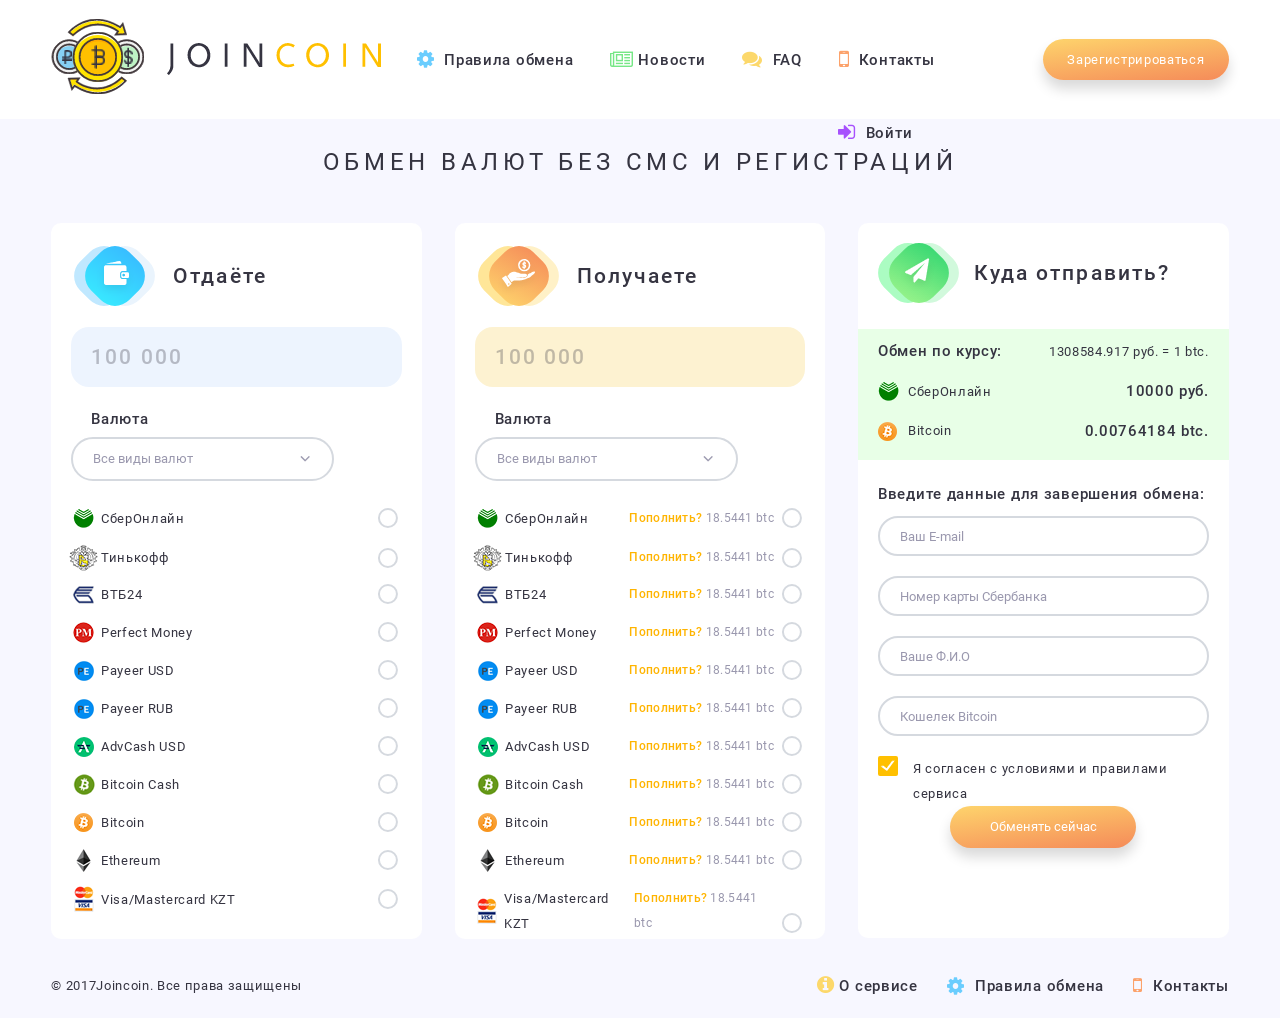
<file: app/index.html>
<!DOCTYPE html>
<html lang="ru">

<head>

	<meta charset="utf-8">

	<title>JoinCoin</title>
	<meta name="description" content="">

	<meta http-equiv="X-UA-Compatible" content="IE=edge">
	<meta name="viewport" content="width=device-width, initial-scale=1, maximum-scale=1">

	<meta property="og:image" content="path/to/image.jpg">
	<link rel="shortcut icon" href="img/favicon/favicon.ico" type="image/x-icon">
	<link rel="apple-touch-icon" href="img/favicon/apple-touch-icon.png">
	<link rel="apple-touch-icon" sizes="72x72" href="img/favicon/apple-touch-icon-72x72.png">
	<link rel="apple-touch-icon" sizes="114x114" href="img/favicon/apple-touch-icon-114x114.png">
	<link href="https://fonts.googleapis.com/icon?family=Material+Icons" rel="stylesheet">


	<meta name="description"          content="Something beautiful is coming. Subscribe to the ŌURA Insider and be among the first to know.">
	<meta property="og:url"           content="https://alcoguide.com/" />
	<meta property="og:type"          content="alcoguide website" />
	<meta property="og:title"         content="The Future of Sleep Is Near" />
	<meta property="og:description"   content="Something beautiful is coming. Stay tuned." />
	<meta property="og:image"         content="https://alcoguide.com/img/share.jpg" />

	<!-- Chrome, Firefox OS and Opera -->
	<meta name="theme-color" content="#000">
	<!-- Windows Phone -->
	<meta name="msapplication-navbutton-color" content="#000">
	<!-- iOS Safari -->
	<meta name="apple-mobile-web-app-status-bar-style" content="#000">

	<style>body { opacity: 0; overflow-x: hidden; } html { background-color:  #f7f7ff; }</style>

</head>

<body class="home">

	<div id="modal1" class="modal">
    <div class="modal-content">
      <form class="personalInfo">
				<div class="personalInfo__title modal__title"> <img src="img/icon-reg.svg"> Регистрация</div>
				<label class="modal__label name"><i class="fa fa-user" aria-hidden="true"></i> Пожалуйста, представьтесь:</label>
				<input class="personalInfo__input" type="text" name="name" placeholder="Введите Ваше Имя" required>

				<label class="modal__label email"><i class="fa fa-envelope" aria-hidden="true"></i>Введите e-mail (будет служить логином):</label>
				<input class="personalInfo__input" type="email" name="email" placeholder="Введите e-mail" required>

				<label class="modal__label lock"><i class="fa fa-lock" aria-hidden="true"></i> Придумайте пароль:</label>
				<input class="personalInfo__input password" type="password" name="email" placeholder=". . . . . ." required>

				<label class="modal__label lock-repeat"><i class="fa fa-lock" aria-hidden="true"></i> Повторите ввод пароля</label>
				<input class="personalInfo__input password" type="password" name="email" placeholder=". . . . . ." required>

				<input type="checkbox" class="filled-in" id="filled-in-box" checked="checked" />
    		<label class="agreement" for="filled-in-box">Я согласен с условиями и правилами сервиса</label>

    		<button type="submit" class="button">Зарегистрироваться</button>
    		<a href="#modal2" class="waves-effect waves-light modal-trigger exit">Войти в личный кабинет</a>
			</form>
    </div>
		<div class="modal__close modal-action modal-close waves-effect"><i class="fa fa-times" aria-hidden="true"></i></div>
  </div>

  <div id="modal2" class="modal">
    <div class="modal-content">
      <form class="personalInfo">
				<div class="personalInfo__title modal__title"> <img src="img/icon-ex.png"> Войти в Личный кабинет</div>

				<label class="modal__label email"><i class="fa fa-envelope" aria-hidden="true"></i>Введите ваш e-mail:</label>
				<input class="personalInfo__input" type="email" name="email" placeholder="Введите e-mail" required>

				<label class="modal__label lock"><i class="fa fa-lock" aria-hidden="true"></i> Придумайте пароль:
					<a href="#" id="">Забыли пароль?</a>
				</label>
				<input class="personalInfo__input password" type="password" name="email" placeholder=". . . . . ." required>

    		<button type="submit" class="button">Войти в Личный кабинет</button>
    		<a href="#modal1" class="waves-effect waves-light modal-trigger exit">Зарегистрироваться</a>
			</form>
    </div>
		<div class="modal__close modal-action modal-close waves-effect"><i class="fa fa-times" aria-hidden="true"></i></div>
  </div>

	<header class="header">
		<div class="container">
			<div class="header__content flex-grid">
				<a href="index.html" class="logo"><img src="img/logo.png" alt="JoinCoin"></a>

				<nav class="wrap-menu">
					<ul id="slide-out" class="fixed menu">
						<li class="menu__item"><a href="regulations.html" class="menu__link"><i class="fa fa-cog" aria-hidden="true"></i> Правила обмена</a></li>
						<li class="menu__item"><a href="#" class="menu__link"><i class="fa fa-newspaper-o" aria-hidden="true"></i>Новости</a></li>
						<li class="menu__item"><a href="#" class="menu__link"><i class="fa fa-comments" aria-hidden="true"></i> FAQ</a></li>
						<li class="menu__item"><a href="#" class="menu__link"><i class="fa fa-mobile" aria-hidden="true"></i> Контакты</a></li>
						<li class="menu__item">
							<a href="#modal2" class="menu__link waves-effect waves-light modal-trigger"><i class="fa fa-sign-in" aria-hidden="true"></i> Войти </a>
						</li>
						<a href="#modal1" class="button mobile-btn waves-effect waves-light modal-trigger">Зарегистрироваться</a>
					</ul>
				</nav>
				<a href="#modal1" class="button waves-effect waves-light modal-trigger">Зарегистрироваться</a>
				<a href="#" data-activates="slide-out" class="button-collapse"><i class="material-icons dp48">menu</i></a>
			</div>
		</div>
	</header>

	<section>
		<div class="container">
			<h1 class="title">Обмен валют без СМС и регистраций</h1>
		</div>
	</section>

	<section>
		<div class="container">
			<div class="cards-grid flex-grid">
				<div class="card give">
					<div class="cart__title">
						<img src="img/icon-purse.svg">
						<div class="cart__title__text">Отдаёте</div>
					</div>
					<form class="card__form">
						<input class="card__form__input blue-input" type="text" name="value" placeholder="100 000">
						<div class="choise-currency">
							<div class="choise-currency__title">Валюта</div>
							<select>
								<option value="" selected>Все виды валют</option>
								<option value="1">Option 1</option>
								<option value="2">Option 2</option>
								<option value="3">Option 3</option>
							</select>
						</div>

			      <div class="card__form__item">
			      	<div class="item--bg"></div>
			      	<input class="with-gap" name="group1" type="radio" id="test1"  />
			      	<label class="form__currency" for="test1">
			      		<div class="form__currency__content">
									<div class="form__currency__icon">
										<img src="img/sb-icon.png">
									</div>
			      			<div class="form__currency__text">СберОнлайн</div>
			      		</div>
			      	</label>
			      </div>

			       <div class="card__form__item">
			       	<div class="item--bg"></div>
			      	<input class="with-gap" name="group1" type="radio" id="test2"  />
			      	<label class="form__currency" for="test2">
			      		<div class="form__currency__content">
									<div class="form__currency__icon">
										<img src="img/tin-icon.png">
									</div>
			      			<div class="form__currency__text">Тинькофф</div>
			      		</div>
			      	</label>
			      </div>

			       <div class="card__form__item">
			       	<div class="item--bg"></div>
			      	<input class="with-gap" name="group1" type="radio" id="test3"  />
			      	<label class="form__currency" for="test3">
			      		<div class="form__currency__content">
									<div class="form__currency__icon">
										<img src="img/vtb-icon.png">
									</div>
			      			<div class="form__currency__text">ВТБ24</div>
			      		</div>
			      	</label>
			      </div>

			       <div class="card__form__item">
			       	<div class="item--bg"></div>
			      	<input class="with-gap" name="group1" type="radio" id="test4"  />
			      	<label class="form__currency" for="test4">
			      		<div class="form__currency__content">
									<div class="form__currency__icon">
										<img src="img/pm-icon.png">
									</div>
			      			<div class="form__currency__text">Perfect Money</div>
			      		</div>
			      	</label>
			      </div>

			      <div class="card__form__item">
			       	<div class="item--bg"></div>
			      	<input class="with-gap" name="group1" type="radio" id="test5"  />
			      	<label class="form__currency" for="test5">
			      		<div class="form__currency__content">
									<div class="form__currency__icon">
										<img src="img/pe-usd-icon.png">
									</div>
			      			<div class="form__currency__text">Payeer USD</div>
			      		</div>
			      	</label>
			      </div>

			       <div class="card__form__item">
			       	<div class="item--bg"></div>
			      	<input class="with-gap" name="group1" type="radio" id="test6"  />
			      	<label class="form__currency" for="test6">
			      		<div class="form__currency__content">
									<div class="form__currency__icon">
										<img src="img/pe-usd-icon.png">
									</div>
			      			<div class="form__currency__text">Payeer RUB</div>
			      		</div>
			      	</label>
			      </div>

			      <div class="card__form__item">
			       	<div class="item--bg"></div>
			      	<input class="with-gap" name="group1" type="radio" id="test7"  />
			      	<label class="form__currency" for="test7">
			      		<div class="form__currency__content">
									<div class="form__currency__icon">
										<img src="img/advcash-icon.png">
									</div>
			      			<div class="form__currency__text">AdvCash USD</div>
			      		</div>
			      	</label>
			      </div>

			      <div class="card__form__item">
			       	<div class="item--bg"></div>
			      	<input class="with-gap" name="group1" type="radio" id="test8"  />
			      	<label class="form__currency" for="test8">
			      		<div class="form__currency__content">
									<div class="form__currency__icon">
										<img src="img/bitcoin-icon.png">
									</div>
			      			<div class="form__currency__text">Bitcoin Cash</div>
			      		</div>
			      	</label>
			      </div>

			       <div class="card__form__item">
			       	<div class="item--bg"></div>
			      	<input class="with-gap" name="group1" type="radio" id="test9"  />
			      	<label class="form__currency" for="test9">
			      		<div class="form__currency__content">
									<div class="form__currency__icon">
										<img src="img/bitcoin-logo-icon.png">
									</div>
			      			<div class="form__currency__text">Bitcoin</div>
			      		</div>
			      	</label>
			      </div>

			      <div class="card__form__item">
			       	<div class="item--bg"></div>
			      	<input class="with-gap" name="group1" type="radio" id="test10"  />
			      	<label class="form__currency" for="test10">
			      		<div class="form__currency__content">
									<div class="form__currency__icon">
										<img src="img/etr-icon.png">
									</div>
			      			<div class="form__currency__text">Ethereum</div>
			      		</div>
			      	</label>
			      </div>

			       <div class="card__form__item">
			       	<div class="item--bg"></div>
			      	<input class="with-gap" name="group1" type="radio" id="test11"  />
			      	<label class="form__currency" for="test11">
			      		<div class="form__currency__content">
									<div class="form__currency__icon">
										<img src="img/visa-icon.png">
									</div>
			      			<div class="form__currency__text">Visa/Mastercard KZT</div>
			      		</div>
			      	</label>
			      </div>

					</form>
				</div><!-- //card -->
				<div class="card get">
					<div class="cart__title">
						<img src="img/icon-hand.svg">
						<div class="cart__title__text">Получаете</div>
					</div>
					<form class="card__form">
						<input class="card__form__input blue-input" type="text" name="value" placeholder="100 000">
						<div class="choise-currency">
							<div class="choise-currency__title">Валюта</div>
							<select>
								<option value="" selected>Все виды валют</option>
								<option value="1">Option 1</option>
								<option value="2">Option 2</option>
								<option value="3">Option 3</option>
							</select>
						</div>

			      <div class="card__form__item">
			      	<div class="item--bg"></div>
			      	<input class="with-gap" name="group1" type="radio" id="test12"  />
			      	<label class="form__currency" for="test12">
			      		<div class="form__currency__content">
									<div class="form__currency__icon">
										<img src="img/sb-icon.png">
									</div>
			      			<div class="form__currency__text">СберОнлайн</div>
			      			<a href="#" class="replenish"><span>Пополнить?</span> 18.5441 btc</a>
			      		</div>
			      	</label>
			      </div>

			       <div class="card__form__item">
			       	<div class="item--bg"></div>
			      	<input class="with-gap" name="group1" type="radio" id="test13"  />
			      	<label class="form__currency" for="test13">
			      		<div class="form__currency__content">
									<div class="form__currency__icon">
										<img src="img/tin-icon.png">
									</div>
			      			<div class="form__currency__text">Тинькофф</div>
			      			<a href="#" class="replenish"><span>Пополнить?</span> 18.5441 btc</a>
			      		</div>
			      	</label>
			      </div>

			       <div class="card__form__item">
			       	<div class="item--bg"></div>
			      	<input class="with-gap" name="group1" type="radio" id="test14"  />
			      	<label class="form__currency" for="test14">
			      		<div class="form__currency__content">
									<div class="form__currency__icon">
										<img src="img/vtb-icon.png">
									</div>
			      			<div class="form__currency__text">ВТБ24</div>
			      			<a href="#" class="replenish"><span>Пополнить?</span> 18.5441 btc</a>
			      		</div>
			      	</label>
			      </div>

			       <div class="card__form__item">
			       	<div class="item--bg"></div>
			      	<input class="with-gap" name="group1" type="radio" id="test15"  />
			      	<label class="form__currency" for="test15">
			      		<div class="form__currency__content">
									<div class="form__currency__icon">
										<img src="img/pm-icon.png">
									</div>
			      			<div class="form__currency__text">Perfect Money</div>
			      			<a href="#" class="replenish"><span>Пополнить?</span> 18.5441 btc</a>
			      		</div>
			      	</label>
			      </div>

			      <div class="card__form__item">
			       	<div class="item--bg"></div>
			      	<input class="with-gap" name="group1" type="radio" id="test16"  />
			      	<label class="form__currency" for="test16">
			      		<div class="form__currency__content">
									<div class="form__currency__icon">
										<img src="img/pe-usd-icon.png">
									</div>
			      			<div class="form__currency__text">Payeer USD</div>
			      			<a href="#" class="replenish"><span>Пополнить?</span> 18.5441 btc</a>
			      		</div>
			      	</label>
			      </div>

			       <div class="card__form__item">
			       	<div class="item--bg"></div>
			      	<input class="with-gap" name="group1" type="radio" id="test17"  />
			      	<label class="form__currency" for="test17">
			      		<div class="form__currency__content">
									<div class="form__currency__icon">
										<img src="img/pe-usd-icon.png">
									</div>
			      			<div class="form__currency__text">Payeer RUB</div>
			      			<a href="#" class="replenish"><span>Пополнить?</span> 18.5441 btc</a>
			      		</div>
			      	</label>
			      </div>

			      <div class="card__form__item">
			       	<div class="item--bg"></div>
			      	<input class="with-gap" name="group1" type="radio" id="test18"  />
			      	<label class="form__currency" for="test18">
			      		<div class="form__currency__content">
									<div class="form__currency__icon">
										<img src="img/advcash-icon.png">
									</div>
			      			<div class="form__currency__text">AdvCash USD</div>
			      			<a href="#" class="replenish"><span>Пополнить?</span> 18.5441 btc</a>
			      		</div>
			      	</label>
			      </div>

			      <div class="card__form__item">
			       	<div class="item--bg"></div>
			      	<input class="with-gap" name="group1" type="radio" id="test19"  />
			      	<label class="form__currency" for="test19">
			      		<div class="form__currency__content">
									<div class="form__currency__icon">
										<img src="img/bitcoin-icon.png">
									</div>
			      			<div class="form__currency__text">Bitcoin Cash</div>
			      			<a href="#" class="replenish"><span>Пополнить?</span> 18.5441 btc</a>
			      		</div>
			      	</label>
			      </div>

			       <div class="card__form__item">
			       	<div class="item--bg"></div>
			      	<input class="with-gap" name="group1" type="radio" id="test20"  />
			      	<label class="form__currency" for="test20">
			      		<div class="form__currency__content">
									<div class="form__currency__icon">
										<img src="img/bitcoin-logo-icon.png">
									</div>
			      			<div class="form__currency__text">Bitcoin</div>
			      			<a href="#" class="replenish"><span>Пополнить?</span> 18.5441 btc</a>
			      		</div>
			      	</label>
			      </div>

			      <div class="card__form__item">
			       	<div class="item--bg"></div>
			      	<input class="with-gap" name="group1" type="radio" id="test21"  />
			      	<label class="form__currency" for="test21">
			      		<div class="form__currency__content">
									<div class="form__currency__icon">
										<img src="img/etr-icon.png">
									</div>
			      			<div class="form__currency__text">Ethereum</div>
			      			<a href="#" class="replenish"><span>Пополнить?</span> 18.5441 btc</a>
			      		</div>
			      	</label>
			      </div>

			       <div class="card__form__item">
			       	<div class="item--bg"></div>
			      	<input class="with-gap" name="group1" type="radio" id="test22"  />
			      	<label class="form__currency" for="test22">
			      		<div class="form__currency__content">
									<div class="form__currency__icon">
										<img src="img/visa-icon.png">
									</div>
			      			<div class="form__currency__text">Visa/Mastercard KZT</div>
			      			<a href="#" class="replenish"><span>Пополнить?</span> 18.5441 btc</a>
			      		</div>
			      	</label>
			      </div>

					</form>
				</div>
				<div class="card send">
					<div class="cart__title">
						<img src="img/icon-send.png">
						<div class="cart__title__text">Куда отправить?</div>
					</div>
					<div class="course">
						<div class="course--bg"></div>
						<div class="course__exchange">
							<div class="course__exchange__title">Обмен по курсу:</div>
							<div>1308584.917 руб. = 1 btc.</div>
						</div>


					<div class="course__item">
						<div class="course__currency__content">
								<div class="course__currency__icon">
									<img src="img/sb-icon.png">
		      		</div>
		      		<div class="course__currency__text">СберОнлайн</div>
						</div>
						<div class="course__item__price">10000 руб.</div>
					</div>

					<div class="course__item mb">
						<div class="course__currency__content">
								<div class="course__currency__icon">
									<img src="img/bitcoin-logo-icon.png">
		      			</div>
		      			<div class="course__currency__text">Bitcoin</div>
						</div>
						<div class="course__item__price">0.00764184 btc.</div>
					</div>
				</div>
				<form class="personalInfo">
					<div class="personalInfo__title">Введите данные для завершения обмена:</div>
					<input class="personalInfo__input" type="email" name="email" placeholder="Ваш E-mail">
					<input class="personalInfo__input" type="text" name="email" placeholder="Номер карты Сбербанка">
					<input class="personalInfo__input" type="text" name="email" placeholder="Ваше Ф.И.О">
					<input class="personalInfo__input" type="text" name="email" placeholder="Кошелек Bitcoin">

					<input type="checkbox" class="filled-in" id="filled-in-box" checked="checked" />
      		<label class="agreement" for="filled-in-box">Я согласен с условиями и правилами сервиса</label>

      		<button type="submit" class="button">Обменять сейчас</button>
				</form>
			</div><!-- //card -->
		</div>
	</div>
	</section>

	<footer>
		<div class="container">
			<div class="footer__content">
				<div class="copy">© 2017Joincoin. Все права защищены</div>
				<ul class="footer__menu">
					<li class="menu__item"><a href="#" class="menu__link"><i class="fa fa-info-circle" aria-hidden="true"></i>О сервисе</a></li>
					<li class="menu__item"><a href="#" class="menu__link"><i class="fa fa-cog" aria-hidden="true"></i> Правила обмена</a></li>
					<li class="menu__item"><a href="#" class="menu__link"><i class="fa fa-mobile" aria-hidden="true"></i> Контакты</a></li>
				</ul>
			</div>
		</div>
	</footer>

	
	<link rel="stylesheet" href="css/main.min.css">
	<script src="js/scripts.min.js"></script>

</body>
</html>
</file>
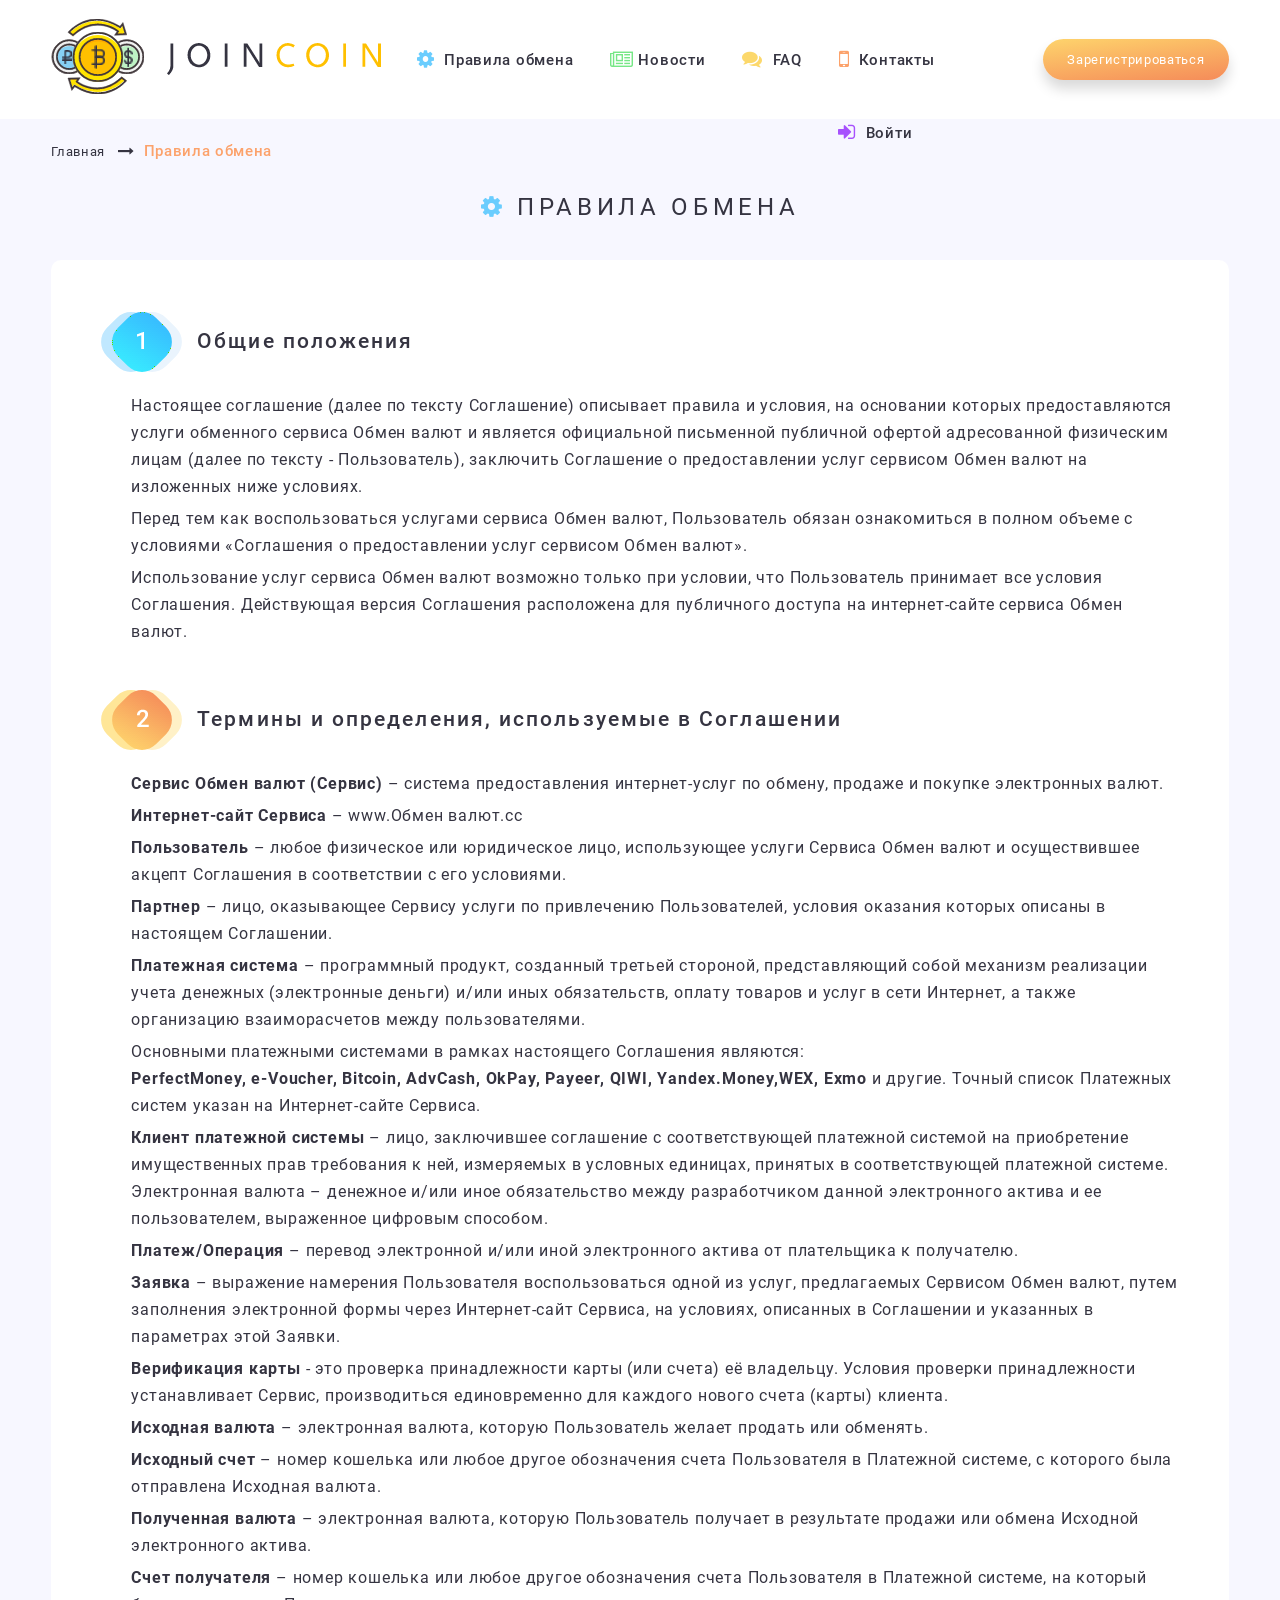
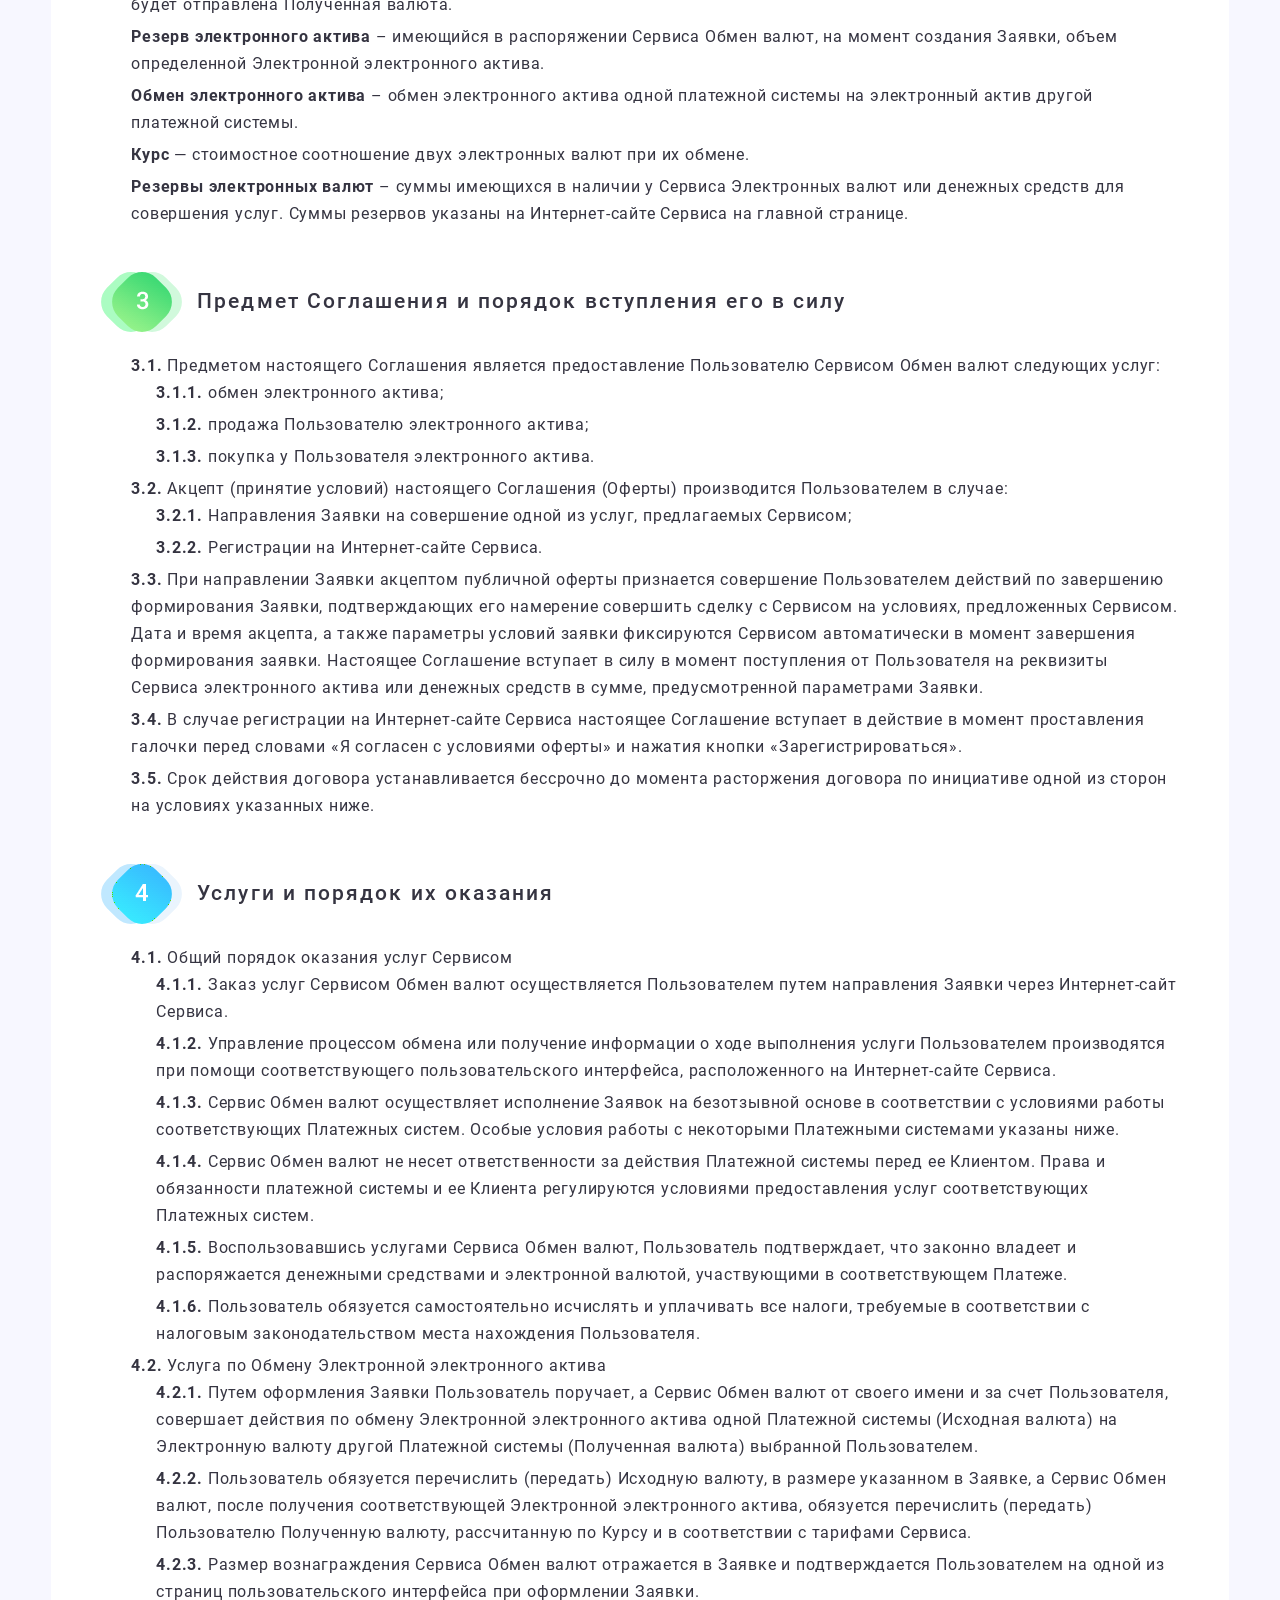
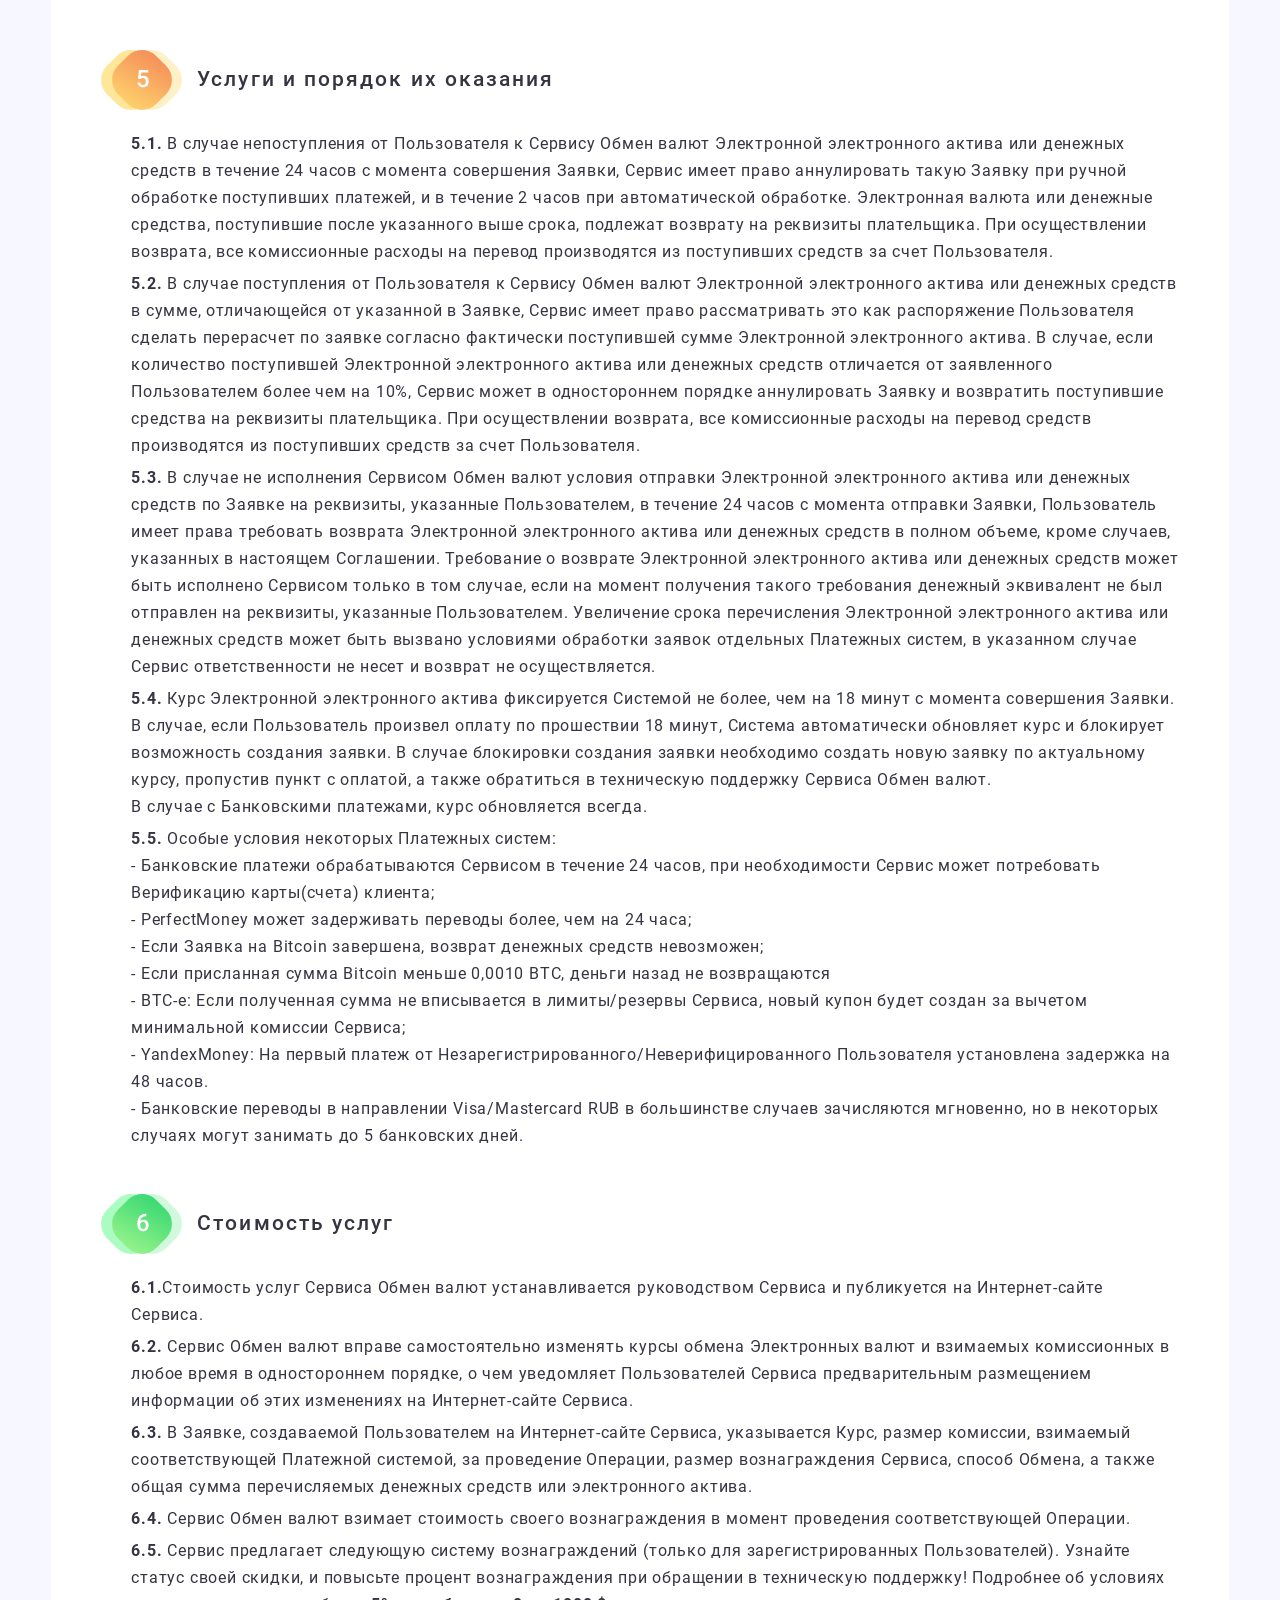
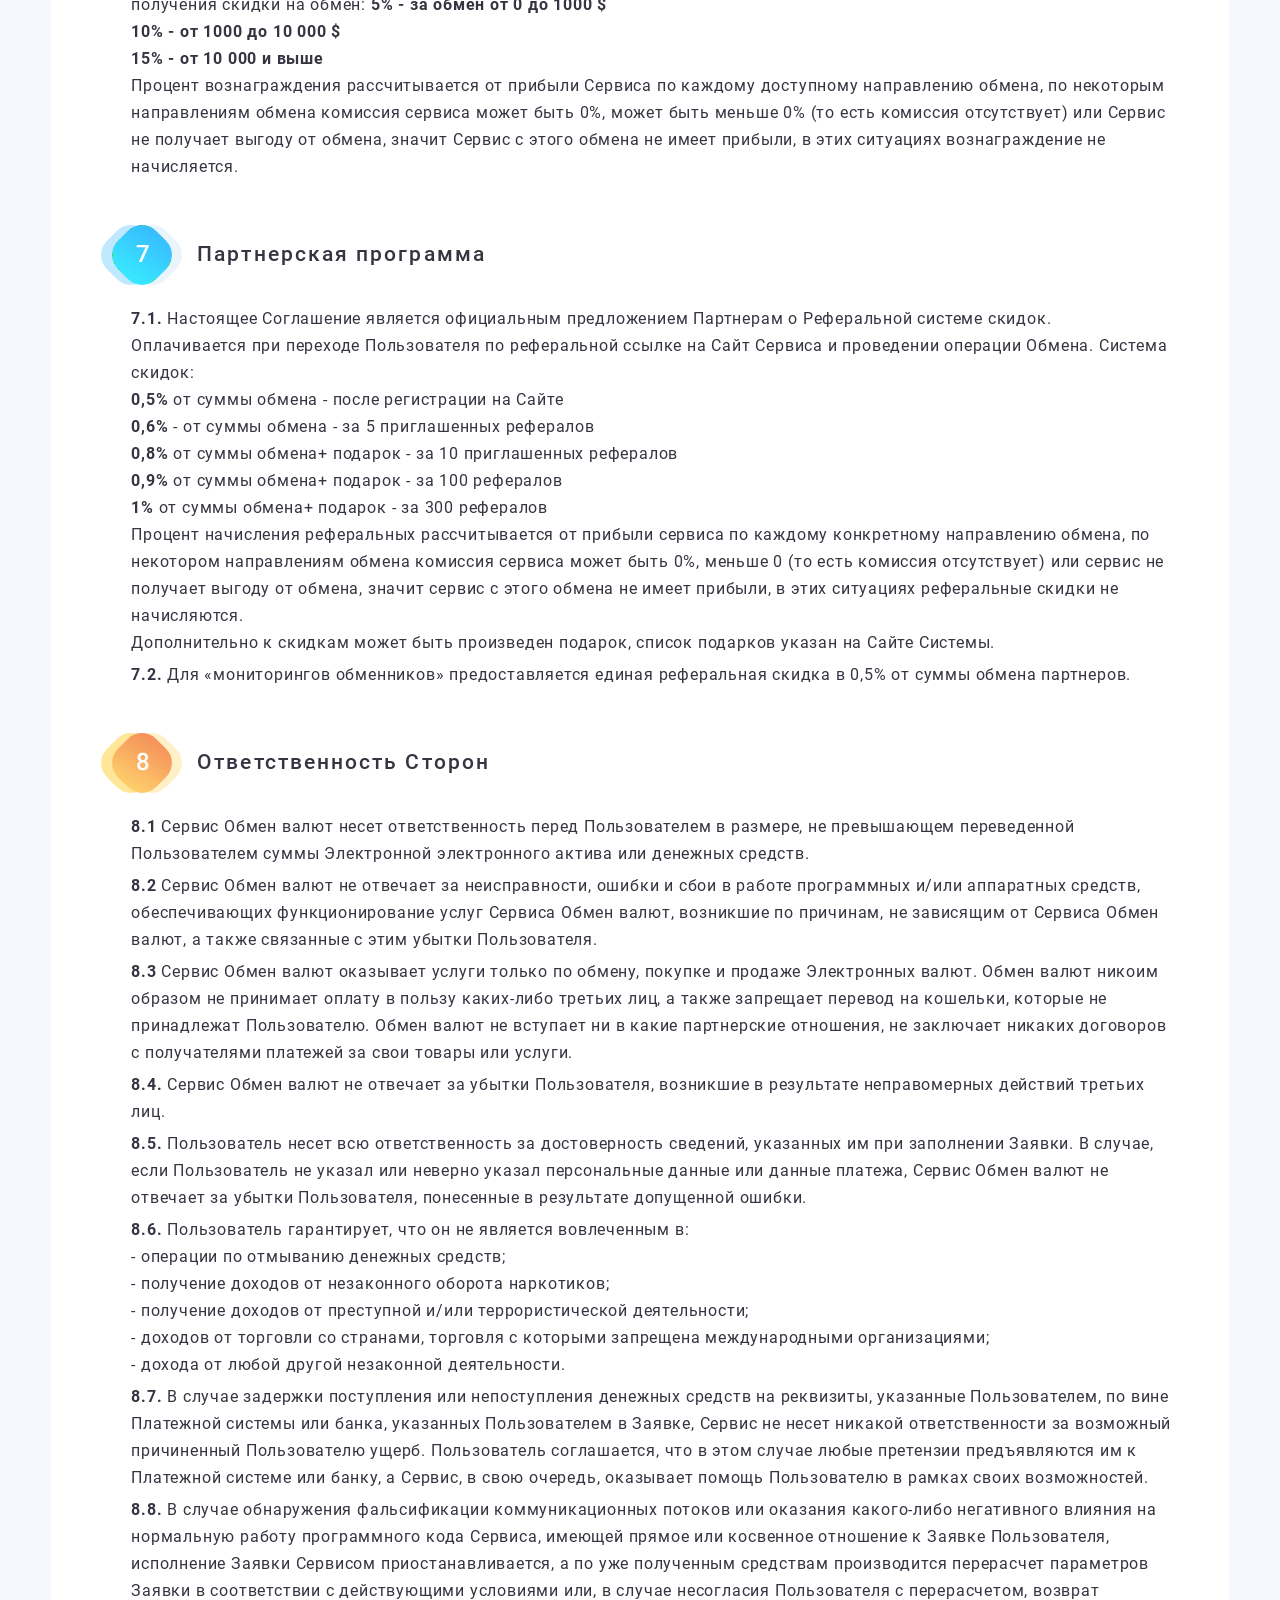
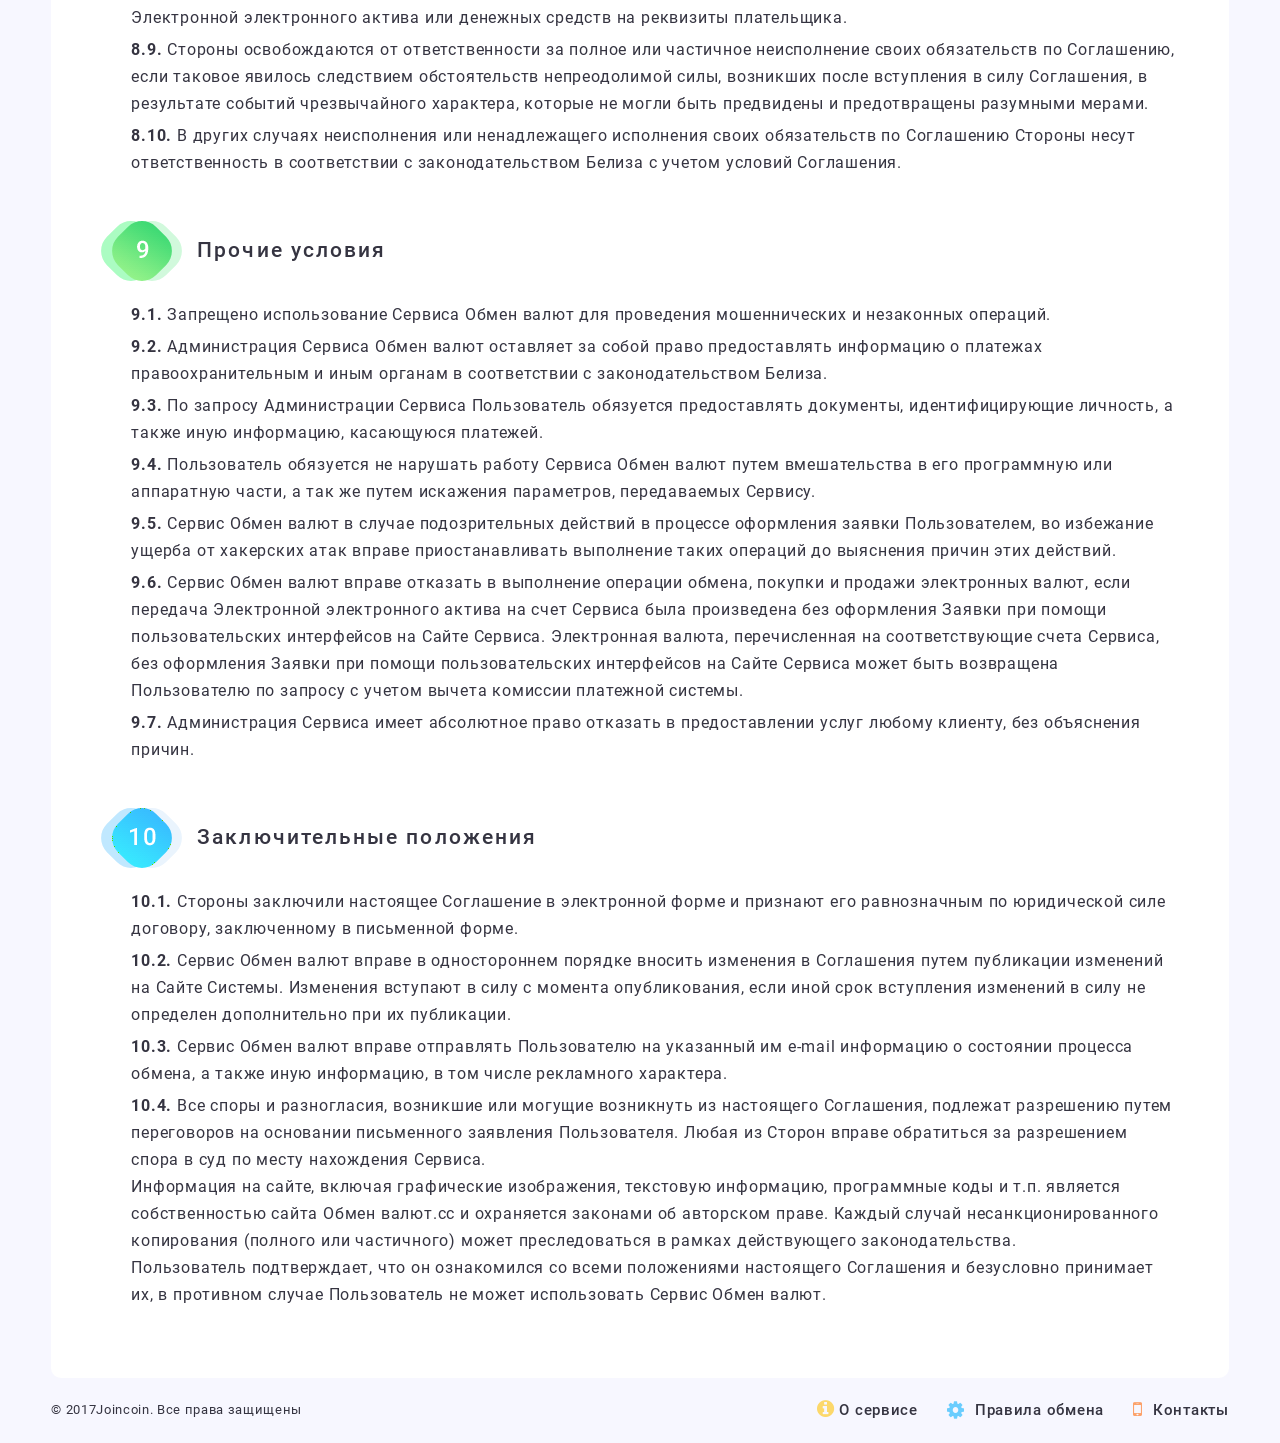
<file: app/regulations.html>
<!DOCTYPE html>
<html lang="ru">

<head>

	<meta charset="utf-8">

	<title>JoinCoin</title>
	<meta name="description" content="">

	<meta http-equiv="X-UA-Compatible" content="IE=edge">
	<meta name="viewport" content="width=device-width, initial-scale=1, maximum-scale=1">

	<meta property="og:image" content="path/to/image.jpg">
	<link rel="shortcut icon" href="img/favicon/favicon.ico" type="image/x-icon">
	<link rel="apple-touch-icon" href="img/favicon/apple-touch-icon.png">
	<link rel="apple-touch-icon" sizes="72x72" href="img/favicon/apple-touch-icon-72x72.png">
	<link rel="apple-touch-icon" sizes="114x114" href="img/favicon/apple-touch-icon-114x114.png">
	<link href="https://fonts.googleapis.com/icon?family=Material+Icons" rel="stylesheet">


	<meta name="description"          content="Something beautiful is coming. Subscribe to the ŌURA Insider and be among the first to know.">
	<meta property="og:url"           content="https://alcoguide.com/" />
	<meta property="og:type"          content="alcoguide website" />
	<meta property="og:title"         content="The Future of Sleep Is Near" />
	<meta property="og:description"   content="Something beautiful is coming. Stay tuned." />
	<meta property="og:image"         content="https://alcoguide.com/img/share.jpg" />

	<!-- Chrome, Firefox OS and Opera -->
	<meta name="theme-color" content="#000">
	<!-- Windows Phone -->
	<meta name="msapplication-navbutton-color" content="#000">
	<!-- iOS Safari -->
	<meta name="apple-mobile-web-app-status-bar-style" content="#000">

	<style>body { opacity: 0; overflow-x: hidden; } html { background-color:  #f7f7ff; }</style>

</head>

<body>

	<div id="modal1" class="modal">
    <div class="modal-content">
      <form class="personalInfo">
				<div class="personalInfo__title modal__title"> <img src="img/icon-reg.svg"> Регистрация</div>
				<label class="modal__label name"><i class="fa fa-user" aria-hidden="true"></i> Пожалуйста, представьтесь:</label>
				<input class="personalInfo__input" type="text" name="name" placeholder="Введите Ваше Имя" required>

				<label class="modal__label email"><i class="fa fa-envelope" aria-hidden="true"></i>Введите e-mail (будет служить логином):</label>
				<input class="personalInfo__input" type="email" name="email" placeholder="Введите e-mail" required>

				<label class="modal__label lock"><i class="fa fa-lock" aria-hidden="true"></i> Придумайте пароль:</label>
				<input class="personalInfo__input password" type="password" name="email" placeholder=". . . . . ." required>

				<label class="modal__label lock-repeat"><i class="fa fa-lock" aria-hidden="true"></i> Повторите ввод пароля</label>
				<input class="personalInfo__input password" type="password" name="email" placeholder=". . . . . ." required>

				<input type="checkbox" class="filled-in" id="filled-in-box" checked="checked" />
    		<label class="agreement" for="filled-in-box">Я согласен с условиями и правилами сервиса</label>

    		<button type="submit" class="button">Зарегистрироваться</button>
    		<a href="#modal2" class="waves-effect waves-light modal-trigger exit">Войти в личный кабинет</a>
			</form>
    </div>
		<div class="modal__close modal-action modal-close waves-effect"><i class="fa fa-times" aria-hidden="true"></i></div>
  </div>

  <div id="modal2" class="modal">
    <div class="modal-content">
      <form class="personalInfo">
				<div class="personalInfo__title modal__title"> <img src="img/icon-ex.png"> Войти в Личный кабинет</div>

				<label class="modal__label email"><i class="fa fa-envelope" aria-hidden="true"></i>Введите ваш e-mail:</label>
				<input class="personalInfo__input" type="email" name="email" placeholder="Введите e-mail" required>

				<label class="modal__label lock"><i class="fa fa-lock" aria-hidden="true"></i> Придумайте пароль:
					<a href="#" id="">Забыли пароль?</a>
				</label>
				<input class="personalInfo__input password" type="password" name="email" placeholder=". . . . . ." required>

    		<button type="submit" class="button">Войти в Личный кабинет</button>
    		<a href="#modal1" class="waves-effect waves-light modal-trigger exit">Зарегистрироваться</a>
			</form>
    </div>
		<div class="modal__close modal-action modal-close waves-effect"><i class="fa fa-times" aria-hidden="true"></i></div>
  </div>

	<header class="header">
		<div class="container">
			<div class="header__content flex-grid">
				<a href="index.html" class="logo"><img src="img/logo.png" alt="JoinCoin"></a>

				<nav class="wrap-menu">
					<ul id="slide-out" class="fixed menu">
						<li class="menu__item"><a href="regulations.html" class="menu__link"><i class="fa fa-cog" aria-hidden="true"></i> Правила обмена</a></li>
						<li class="menu__item"><a href="#" class="menu__link"><i class="fa fa-newspaper-o" aria-hidden="true"></i>Новости</a></li>
						<li class="menu__item"><a href="#" class="menu__link"><i class="fa fa-comments" aria-hidden="true"></i> FAQ</a></li>
						<li class="menu__item"><a href="#" class="menu__link"><i class="fa fa-mobile" aria-hidden="true"></i> Контакты</a></li>
						<li class="menu__item">
							<a href="#modal2" class="menu__link waves-effect waves-light modal-trigger"><i class="fa fa-sign-in" aria-hidden="true"></i> Войти </a>
						</li>
						<a href="#modal1" class="button mobile-btn waves-effect waves-light modal-trigger">Зарегистрироваться</a>
					</ul>
				</nav>
				<a href="#modal1" class="button waves-effect waves-light modal-trigger">Зарегистрироваться</a>
				<a href="#" data-activates="slide-out" class="button-collapse"><i class="material-icons dp48">menu</i></a>
			</div>
		</div>
	</header>
	
	<section>
		<div class="container">
			<ul class="breadcumbs__list">
				<li><a href="#">Главная</a></li>
				<li class="active"><a href="#">Правила обмена</a></li>
			</ul>
		</div>
	</section>
	<section>
		<div class="container">
			<h1 class="title rules-title"><i class="fa fa-cog" aria-hidden="true"></i> Правила обмена</h1>
		</div>
	</section>

	<section>
		<div class="container">
			<div class="rules__section">
				<div class="rules__item">
					<h2 class="rules__item__title"><img src="img/icon-1.png"> Общие положения</h2>
					<div class="rules__item__text"><p>Настоящее соглашение (далее по тексту Соглашение) описывает правила и условия, на основании которых предоставляются услуги обменного сервиса Обмен валют и является официальной письменной публичной офертой адресованной физическим лицам (далее по тексту - Пользователь), заключить Соглашение о предоставлении услуг сервисом Обмен валют на изложенных ниже условиях.</p>
					<p>Перед тем как воспользоваться услугами сервиса Обмен валют, Пользователь обязан ознакомиться в полном объеме с условиями «Соглашения о предоставлении услуг сервисом Обмен валют».</p>
					<p>Использование услуг сервиса Обмен валют возможно только при условии, что Пользователь принимает все условия Соглашения.
						Действующая версия Соглашения расположена для публичного доступа на интернет-сайте сервиса Обмен валют.</p>
					</div>
				</div><!-- //rules__item -->

				<div class="rules__item">
					<h2 class="rules__item__title"><img src="img/icon-2.png"> Термины и определения, используемые в Соглашении</h2>
					<div class="rules__item__text">
						<p><strong>Сервис Обмен валют (Сервис)</strong> – система предоставления интернет-услуг по обмену, продаже и покупке электронных валют.</p>
						<p><strong>Интернет-сайт Сервиса</strong> – www.Обмен валют.cc</p>
						<p><strong>Пользователь</strong> –  любое физическое или юридическое лицо, использующее услуги Сервиса Обмен валют и осуществившее акцепт Соглашения в соответствии с его условиями.</p>
						<p><strong>Партнер</strong> – лицо, оказывающее Сервису услуги по привлечению Пользователей, условия оказания которых описаны в настоящем Соглашении.</p>
						<p><strong>Платежная система</strong> –  программный продукт, созданный третьей стороной, представляющий собой механизм реализации учета денежных (электронные деньги) и/или иных обязательств, оплату товаров и услуг в сети Интернет, а также организацию взаиморасчетов между пользователями.</p>
						<p>Основными платежными системами в рамках настоящего Соглашения являются:<br>
							<strong>PerfectMoney, e-Voucher, Bitcoin, AdvCash, OkPay, Payeer, QIWI, Yandex.Money,WEX, Exmo</strong> и другие. Точный список Платежных систем указан на Интернет-сайте Сервиса. </p>
						<p><strong>Клиент платежной системы</strong> – лицо, заключившее соглашение с соответствующей платежной системой на приобретение имущественных прав требования к ней, измеряемых в условных единицах, принятых в соответствующей платежной системе.
							Электронная валюта – денежное и/или иное обязательство между разработчиком данной электронного актива и ее пользователем, выраженное цифровым способом.</p>
						<p><strong>Платеж/Операция</strong> –  перевод электронной и/или иной электронного актива от плательщика к получателю.</p>
						<p><strong>Заявка</strong> – выражение намерения Пользователя воспользоваться одной из услуг, предлагаемых Сервисом Обмен валют, путем заполнения электронной формы через Интернет-сайт Сервиса, на условиях, описанных в Соглашении и указанных в параметрах этой Заявки.</p>

						<p><strong>Верификация карты</strong> - это проверка принадлежности карты (или счета) её владельцу. Условия проверки принадлежности устанавливает Сервис, производиться единовременно для каждого нового счета (карты) клиента.</p>
						<p><strong>Исходная валюта</strong> – электронная валюта, которую Пользователь желает продать или обменять.</p>

						<p><strong>Исходный счет</strong> – номер кошелька или любое другое обозначения счета Пользователя в Платежной системе, с которого была отправлена Исходная валюта.</p>

						<p><strong>Полученная валюта</strong> – электронная валюта, которую Пользователь получает в результате продажи или обмена Исходной электронного актива.</p>

						<p><strong>Счет получателя</strong> – номер кошелька или любое другое обозначения счета Пользователя в Платежной системе, на который будет отправлена Полученная валюта.</p>

						<p><strong>Резерв электронного актива</strong> – имеющийся в распоряжении Сервиса Обмен валют, на момент создания Заявки, объем определенной Электронной электронного актива.</p>

						<p><strong>Обмен электронного актива</strong> –  обмен электронного актива одной платежной системы на электронный актив другой платежной системы.</p>

						<p><strong>Курс</strong> — стоимостное соотношение двух электронных валют при их обмене.</p>

						<p><strong>Резервы электронных валют</strong> – суммы имеющихся в наличии у Сервиса Электронных валют или денежных средств для совершения услуг. Суммы резервов указаны на Интернет-сайте Сервиса на главной странице.</p>
					</div>
				</div><!-- //rules__item -->

				<div class="rules__item">
					<h2 class="rules__item__title"><img src="img/icon-3.png">Предмет Соглашения и порядок вступления его в силу</h2>
					<div class="rules__item__text">
						<ul>
							<li>
								<strong>3.1.</strong> Предметом настоящего Соглашения является предоставление Пользователю Сервисом Обмен валют следующих услуг:
									<ul>
										<li><strong>3.1.1.</strong> обмен электронного актива;</li>
										<li><strong>3.1.2.</strong> продажа Пользователю электронного актива;</li>
										<li><strong>3.1.3.</strong> покупка у Пользователя электронного актива.</li>
									</ul>
							</li>
							<li>
								<strong>3.2.</strong> Акцепт (принятие условий) настоящего Соглашения (Оферты) производится Пользователем в случае:
									<ul>
										<li><strong>3.2.1.</strong> Направления Заявки на совершение одной из услуг, предлагаемых Сервисом;</li>
										<li><strong>3.2.2.</strong> Регистрации на Интернет-сайте Сервиса.</li>
									</ul>
							</li>
							<li><strong>3.3.</strong> При направлении Заявки акцептом публичной оферты признается совершение Пользователем действий по завершению формирования Заявки, подтверждающих его намерение совершить сделку с Сервисом на условиях, предложенных Сервисом. Дата и время акцепта, а также параметры условий заявки фиксируются Сервисом автоматически в момент завершения формирования заявки. Настоящее Соглашение вступает в силу в момент поступления от Пользователя на реквизиты Сервиса электронного актива или денежных средств в сумме, предусмотренной параметрами Заявки.</li>
							<li><strong>3.4.</strong> В случае регистрации на Интернет-сайте Сервиса настоящее Соглашение вступает в действие в момент проставления галочки перед словами «Я согласен с условиями оферты» и нажатия кнопки «Зарегистрироваться».</li>
							<li><strong>3.5.</strong> Срок действия договора устанавливается бессрочно до момента расторжения договора по инициативе одной из сторон на условиях указанных ниже.</li>
						</ul>
					</div>
				</div><!-- //rules__item -->

				<div class="rules__item">
					<h2 class="rules__item__title"><img src="img/icon-4.png">Услуги и порядок их оказания</h2>
					<div class="rules__item__text">
						<ul>
							<li><strong>4.1.</strong> Общий    порядок оказания услуг Сервисом
									<ul>
										<li><strong>4.1.1.</strong> Заказ услуг Сервисом Обмен валют осуществляется Пользователем путем направления Заявки через Интернет-сайт Сервиса.</li>
										<li><strong>4.1.2.</strong> Управление процессом обмена или получение информации о ходе выполнения услуги Пользователем производятся при помощи соответствующего пользовательского интерфейса, расположенного на Интернет-сайте Сервиса.</li>
										<li><strong>4.1.3.</strong> Сервис Обмен валют осуществляет исполнение Заявок на безотзывной основе в соответствии с условиями работы соответствующих Платежных систем. Особые условия работы с некоторыми Платежными системами указаны ниже.</li>
										<li><strong>4.1.4.</strong> Сервис Обмен валют не несет ответственности за действия Платежной системы перед ее Клиентом. Права и обязанности платежной системы и ее Клиента регулируются условиями предоставления услуг соответствующих Платежных систем.</li>
										<li><strong>4.1.5.</strong> Воспользовавшись услугами Сервиса Обмен валют, Пользователь подтверждает, что законно владеет и распоряжается денежными средствами и электронной валютой, участвующими в соответствующем Платеже.</li>
										<li><strong>4.1.6.</strong> Пользователь обязуется самостоятельно исчислять и уплачивать все налоги, требуемые в соответствии с налоговым законодательством места нахождения Пользователя.</li>
									</ul>
							</li>
							<li><strong>4.2.</strong> Услуга по Обмену Электронной электронного актива
								<ul>
										<li><strong>4.2.1.</strong> Путем оформления Заявки Пользователь поручает, а Сервис Обмен валют от своего имени и за счет Пользователя, совершает действия по обмену Электронной электронного актива одной Платежной системы (Исходная валюта) на Электронную валюту другой Платежной системы (Полученная валюта) выбранной Пользователем.</li>
										<li><strong>4.2.2.</strong> Пользователь обязуется перечислить (передать) Исходную валюту, в размере указанном в Заявке, а Сервис Обмен валют, после получения соответствующей Электронной электронного актива, обязуется перечислить (передать) Пользователю Полученную валюту, рассчитанную по Курсу и в соответствии с тарифами Сервиса.</li>
										<li><strong>4.2.3.</strong> Размер вознаграждения Сервиса Обмен валют отражается в Заявке и подтверждается Пользователем на одной из страниц пользовательского интерфейса при оформлении Заявки.</li>
								</ul>
							</li>
						</ul>
					</div>
				</div><!-- //rules__item -->

				<div class="rules__item">
					<h2 class="rules__item__title"><img src="img/icon-5.png">Услуги и порядок их оказания</h2>
					<div class="rules__item__text">
						<ul>
							<li><strong>5.1.</strong> В случае непоступления от Пользователя к Сервису Обмен валют Электронной электронного актива или денежных средств в течение 24 часов с момента совершения Заявки, Сервис имеет право аннулировать такую Заявку при ручной обработке поступивших платежей, и в течение 2 часов при автоматической обработке. Электронная валюта или денежные средства, поступившие после указанного выше срока, подлежат возврату на реквизиты плательщика. При осуществлении возврата, все комиссионные расходы на перевод производятся из поступивших средств за счет Пользователя.</li>
							<li><strong>5.2.</strong> В случае поступления от Пользователя к Сервису Обмен валют Электронной электронного актива или денежных средств в сумме, отличающейся от указанной в Заявке, Сервис имеет право рассматривать это как распоряжение Пользователя сделать перерасчет по заявке согласно фактически поступившей сумме Электронной электронного актива. В случае, если количество поступившей Электронной электронного актива или денежных средств отличается от заявленного Пользователем более чем на 10%, Сервис может в одностороннем порядке аннулировать Заявку и возвратить поступившие средства на реквизиты плательщика. При осуществлении возврата, все комиссионные расходы на перевод средств производятся из поступивших средств за счет Пользователя.</li>
							<li><strong>5.3.</strong> В случае не исполнения Сервисом Обмен валют условия отправки Электронной электронного актива или денежных средств по Заявке на реквизиты, указанные Пользователем, в течение 24 часов с момента отправки Заявки, Пользователь имеет права требовать возврата Электронной электронного актива или денежных средств в полном объеме, кроме случаев, указанных в настоящем Соглашении. Требование о возврате Электронной электронного актива или денежных средств может быть исполнено Сервисом только в том случае, если на момент получения такого требования денежный эквивалент не был отправлен на реквизиты, указанные Пользователем. Увеличение срока перечисления Электронной электронного актива или денежных средств может быть вызвано условиями обработки заявок отдельных Платежных систем, в указанном случае Сервис ответственности не несет и возврат не осуществляется.</li>
							<li><strong>5.4.</strong> Курс Электронной электронного актива фиксируется Системой не более, чем на 18 минут с момента совершения Заявки. В случае, если Пользователь произвел оплату по прошествии 18 минут, Система автоматически обновляет курс и блокирует возможность создания заявки. В случае блокировки создания заявки необходимо создать новую заявку по актуальному курсу, пропустив пункт с оплатой, а также обратиться в техническую поддержку Сервиса Обмен валют.<br>
								В случае с Банковскими платежами, курс обновляется всегда.</li>
							<li><strong>5.5.</strong> Особые условия некоторых Платежных систем:<br>
								- Банковские платежи обрабатываются Сервисом в течение 24 часов, при необходимости Сервис может потребовать Верификацию карты(счета) клиента;<br>
								- PerfectMoney может задерживать переводы более, чем на 24 часа;<br>
								- Если Заявка на Bitcoin завершена, возврат денежных средств невозможен;<br>
								- Если присланная сумма Bitcoin меньше 0,0010 ВТС, деньги назад не возвращаются<br>
								- BTC-e: Если полученная сумма не вписывается в лимиты/резервы Сервиса, новый купон будет создан за вычетом минимальной комиссии Сервиса;<br>
								- YandexMoney: На первый платеж от Незарегистрированного/Неверифицированного Пользователя установлена задержка на 48 часов.<br>
								- Банковские переводы в направлении Visa/Mastercard RUB в большинстве случаев зачисляются мгновенно, но в некоторых случаях могут занимать до 5 банковских дней.	</li>
						</ul>
					</div>
				</div><!-- //rules__item -->

				<div class="rules__item">
					<h2 class="rules__item__title"><img src="img/icon-6.png">Стоимость услуг</h2>
					<div class="rules__item__text">
						<ul>
							<li><strong>6.1.</strong>Cтоимость услуг Сервиса Обмен валют устанавливается руководством Сервиса и публикуется на Интернет-сайте Сервиса.</li>
							<li><strong>6.2.</strong> Сервис Обмен валют вправе самостоятельно изменять курсы обмена Электронных валют и взимаемых комиссионных в любое время в одностороннем порядке, о чем уведомляет Пользователей Сервиса предварительным размещением информации об этих изменениях на Интернет-сайте Сервиса.</li>
							<li><strong>6.3.</strong> В Заявке, создаваемой Пользователем на Интернет-сайте Сервиса, указывается Курс, размер комиссии, взимаемый соответствующей Платежной системой, за проведение Операции, размер вознаграждения Сервиса, способ Обмена, а также общая сумма перечисляемых денежных средств или электронного актива.</li>
							<li><strong>6.4.</strong> Сервис Обмен валют взимает стоимость своего вознаграждения в момент проведения соответствующей Операции.</li>
							<li><strong>6.5.</strong> Сервис предлагает следующую систему вознаграждений (только для зарегистрированных Пользователей). Узнайте статус своей скидки, и повысьте процент вознаграждения при обращении в техническую поддержку! Подробнее об условиях получения скидки на обмен:
								<strong>5% - за обмен от 0 до 1000 $</strong><br>
								<strong>10% - от 1000 до 10 000 $</strong><br>
								<strong>15% - от 10 000 и выше</strong><br>
								Процент вознаграждения рассчитывается от прибыли Сервиса по каждому доступному направлению обмена, по некоторым направлениям обмена комиссия сервиса может быть 0%, может быть меньше 0% (то есть комиссия отсутствует) или Сервис не получает выгоду от обмена, значит Сервис с этого обмена не имеет прибыли, в этих ситуациях вознаграждение не начисляется.</li>
						</ul>
					</div>
				</div><!-- //rules__item -->

				<div class="rules__item">
					<h2 class="rules__item__title"><img src="img/icon-7.png">Партнерская программа</h2>
					<div class="rules__item__text">
						<ul>
							<li><strong>7.1.</strong> Настоящее Соглашение является официальным предложением Партнерам о
								Реферальной системе скидок.<br>
								Оплачивается при переходе Пользователя по реферальной ссылке на Сайт Сервиса и проведении операции Обмена.
								Система скидок:<br>
								<strong>0,5%</strong> от суммы обмена - после  регистрации на Сайте<br>
								<strong>0,6%</strong> - от суммы обмена - за 5 приглашенных рефералов<br>
								<strong>0,8%</strong> от суммы обмена+ подарок - за 10 приглашенных рефералов<br>
								<strong>0,9% </strong>от суммы обмена+ подарок - за 100 рефералов<br>
								<strong>1% </strong>от суммы обмена+ подарок - за 300 рефералов<br>
								Процент начисления реферальных рассчитывается от прибыли сервиса по каждому конкретному направлению обмена,  по некотором направлениям обмена комиссия сервиса может быть 0%, меньше 0 (то есть комиссия отсутствует) или сервис не получает выгоду от обмена, значит сервис с этого обмена не имеет прибыли, в этих ситуациях реферальные скидки не начисляются.<br>
								Дополнительно к скидкам может быть произведен подарок, список подарков указан на Сайте Системы.</li>
							<li><strong>7.2.</strong> Для «мониторингов обменников» предоставляется единая реферальная скидка в 0,5% от суммы обмена партнеров.</li>
						</ul>
					</div>
				</div><!-- //rules__item -->

				<div class="rules__item">
					<h2 class="rules__item__title"><img src="img/icon-8.png">Ответственность Сторон</h2>
					<div class="rules__item__text">
						<ul>
							<li><strong>8.1 </strong>Сервис Обмен валют несет ответственность перед Пользователем в размере, не превышающем переведенной Пользователем суммы Электронной электронного актива или денежных средств.</li>
							<li><strong>8.2</strong> Сервис Обмен валют не отвечает за неисправности, ошибки и сбои в работе программных и/или аппаратных средств, обеспечивающих функционирование услуг Сервиса Обмен валют, возникшие по причинам, не зависящим от Сервиса Обмен валют, а также связанные с этим убытки Пользователя.</li>
							<li><strong>8.3 </strong>Сервис Обмен валют оказывает услуги только по обмену, покупке и продаже Электронных валют. Обмен валют никоим образом не принимает оплату в пользу каких-либо третьих лиц, а также запрещает перевод на кошельки, которые не принадлежат Пользователю. Обмен валют не вступает ни в какие партнерские отношения, не заключает никаких договоров с получателями платежей за свои товары или услуги.</li>
							<li><strong>8.4.</strong> Сервис Обмен валют не отвечает за убытки Пользователя, возникшие в результате неправомерных действий третьих лиц.</li>
							<li><strong>8.5.</strong> Пользователь несет всю ответственность за достоверность сведений, указанных им при заполнении Заявки. В случае, если Пользователь не указал или неверно указал персональные данные или данные платежа, Сервис Обмен валют не отвечает за убытки Пользователя, понесенные в результате допущенной ошибки.</li>
							<li><strong>8.6.</strong> Пользователь гарантирует, что он не является вовлеченным в:<br>
								- операции по отмыванию денежных средств;<br>
								- получение доходов от незаконного оборота наркотиков;<br>
								- получение доходов от преступной и/или террористической деятельности;<br>
								- доходов от торговли со странами, торговля с которыми запрещена международными организациями;<br>
								- дохода от любой другой незаконной деятельности.</li>
							<li><strong>8.7.</strong> В случае задержки поступления или непоступления денежных средств на реквизиты, указанные Пользователем, по вине Платежной системы или банка, указанных Пользователем в Заявке, Сервис не несет никакой ответственности за возможный причиненный Пользователю ущерб. Пользователь соглашается, что в этом случае любые претензии предъявляются им к Платежной системе или банку, а Сервис, в свою очередь, оказывает помощь Пользователю в рамках своих возможностей.</li>
							<li><strong>8.8.</strong> В случае обнаружения фальсификации коммуникационных потоков или оказания какого-либо негативного влияния на нормальную работу программного кода Сервиса, имеющей прямое или косвенное отношение к Заявке Пользователя, исполнение Заявки Сервисом приостанавливается, а по уже полученным средствам производится перерасчет параметров Заявки в соответствии с действующими условиями или, в случае несогласия Пользователя с перерасчетом, возврат Электронной электронного актива или денежных средств на реквизиты плательщика.</li>
							<li><strong>8.9.</strong> Стороны освобождаются от ответственности за полное или частичное неисполнение своих обязательств по Соглашению, если таковое явилось следствием обстоятельств непреодолимой силы, возникших после вступления в силу Соглашения, в результате событий чрезвычайного характера, которые не могли быть предвидены и предотвращены разумными мерами.</li>
							<li><strong>8.10.</strong> В других случаях неисполнения или ненадлежащего исполнения своих обязательств по Соглашению Стороны несут ответственность в соответствии с законодательством Белиза с учетом условий Соглашения.</li>
						</ul>
					</div>
				</div><!-- //rules__item -->

				<div class="rules__item">
					<h2 class="rules__item__title"><img src="img/icon-9.png">Прочие условия</h2>
					<div class="rules__item__text">
						<ul>
							<li><strong>9.1.</strong> Запрещено использование Сервиса Обмен валют для проведения мошеннических и незаконных операций.</li>
							<li><strong>9.2.</strong> Администрация Сервиса Обмен валют оставляет за собой право предоставлять информацию о платежах правоохранительным и иным органам в соответствии с законодательством Белиза.</li>
							<li><strong>9.3.</strong> По запросу Администрации Сервиса Пользователь обязуется предоставлять документы, идентифицирующие личность, а также иную информацию, касающуюся платежей.</li>
							<li><strong>9.4.</strong> Пользователь обязуется не нарушать работу Сервиса Обмен валют путем вмешательства в его программную или аппаратную части, а так же путем искажения параметров, передаваемых Сервису.</li>
							<li><strong>9.5.</strong> Сервис Обмен валют в случае подозрительных действий в процессе оформления заявки Пользователем, во избежание ущерба от хакерских атак вправе приостанавливать выполнение таких операций до выяснения причин этих действий.</li>
							<li><strong>9.6.</strong> Сервис Обмен валют вправе отказать в выполнение операции обмена, покупки и продажи электронных валют, если передача Электронной электронного актива на счет Сервиса была произведена без оформления Заявки при помощи пользовательских интерфейсов на Сайте Сервиса.
								Электронная валюта, перечисленная на соответствующие счета Сервиса, без оформления Заявки при помощи пользовательских интерфейсов на Сайте Сервиса может быть возвращена Пользователю по запросу с учетом вычета комиссии платежной системы.</li>
							<li><strong>9.7.</strong> Администрация Сервиса имеет абсолютное право отказать в предоставлении услуг любому клиенту, без объяснения причин.</li>
						</ul>
					</div>
				</div><!-- //rules__item -->

				<div class="rules__item">
					<h2 class="rules__item__title"><img src="img/icon-10.png">Заключительные положения</h2>
					<div class="rules__item__text">
						<ul>
							<li><strong>10.1.</strong> Стороны заключили настоящее Соглашение в электронной форме и признают его равнозначным по юридической силе договору, заключенному в письменной форме.</li>
							<li><strong>10.2. </strong>Сервис Обмен валют вправе в одностороннем порядке вносить изменения в Соглашения путем публикации изменений на Сайте Системы. Изменения вступают в силу с момента опубликования, если иной срок вступления изменений в силу не определен дополнительно при их публикации.</li>
							<li><strong>10.3.</strong> Сервис Обмен валют вправе отправлять Пользователю на указанный им e-mail информацию о состоянии процесса обмена, а также иную информацию, в том числе рекламного характера.</li>
							<li><strong>10.4.</strong> Все споры и разногласия, возникшие или могущие возникнуть из настоящего Соглашения, подлежат разрешению путем переговоров на основании письменного заявления Пользователя. Любая из Сторон вправе обратиться за разрешением спора в суд по месту нахождения Сервиса.<br>
								Информация на сайте, включая графические изображения, текстовую информацию, программные коды и т.п. является собственностью сайта Обмен валют.cc и охраняется законами об авторском праве. Каждый случай несанкционированного копирования (полного или частичного) может преследоваться в рамках действующего законодательства.<br>
								Пользователь подтверждает, что он ознакомился со всеми положениями настоящего Соглашения и безусловно принимает их, в противном случае Пользователь не может использовать Сервис Обмен валют.</li>
						</ul>
					</div>
				</div><!-- //rules__item -->

			</div><!-- //rules__section -->
		</div>
	</section>

	<footer>
		<div class="container">
			<div class="footer__content">
				<div class="copy">© 2017Joincoin. Все права защищены</div>
				<ul class="footer__menu">
					<li class="menu__item"><a href="#" class="menu__link"><i class="fa fa-info-circle" aria-hidden="true"></i>О сервисе</a></li>
					<li class="menu__item"><a href="#" class="menu__link"><i class="fa fa-cog" aria-hidden="true"></i> Правила обмена</a></li>
					<li class="menu__item"><a href="#" class="menu__link"><i class="fa fa-mobile" aria-hidden="true"></i> Контакты</a></li>
				</ul>
			</div>
		</div>
	</footer>

	
	<link rel="stylesheet" href="css/main.min.css">
	<script src="js/scripts.min.js"></script>

</body>
</html>
</file>
